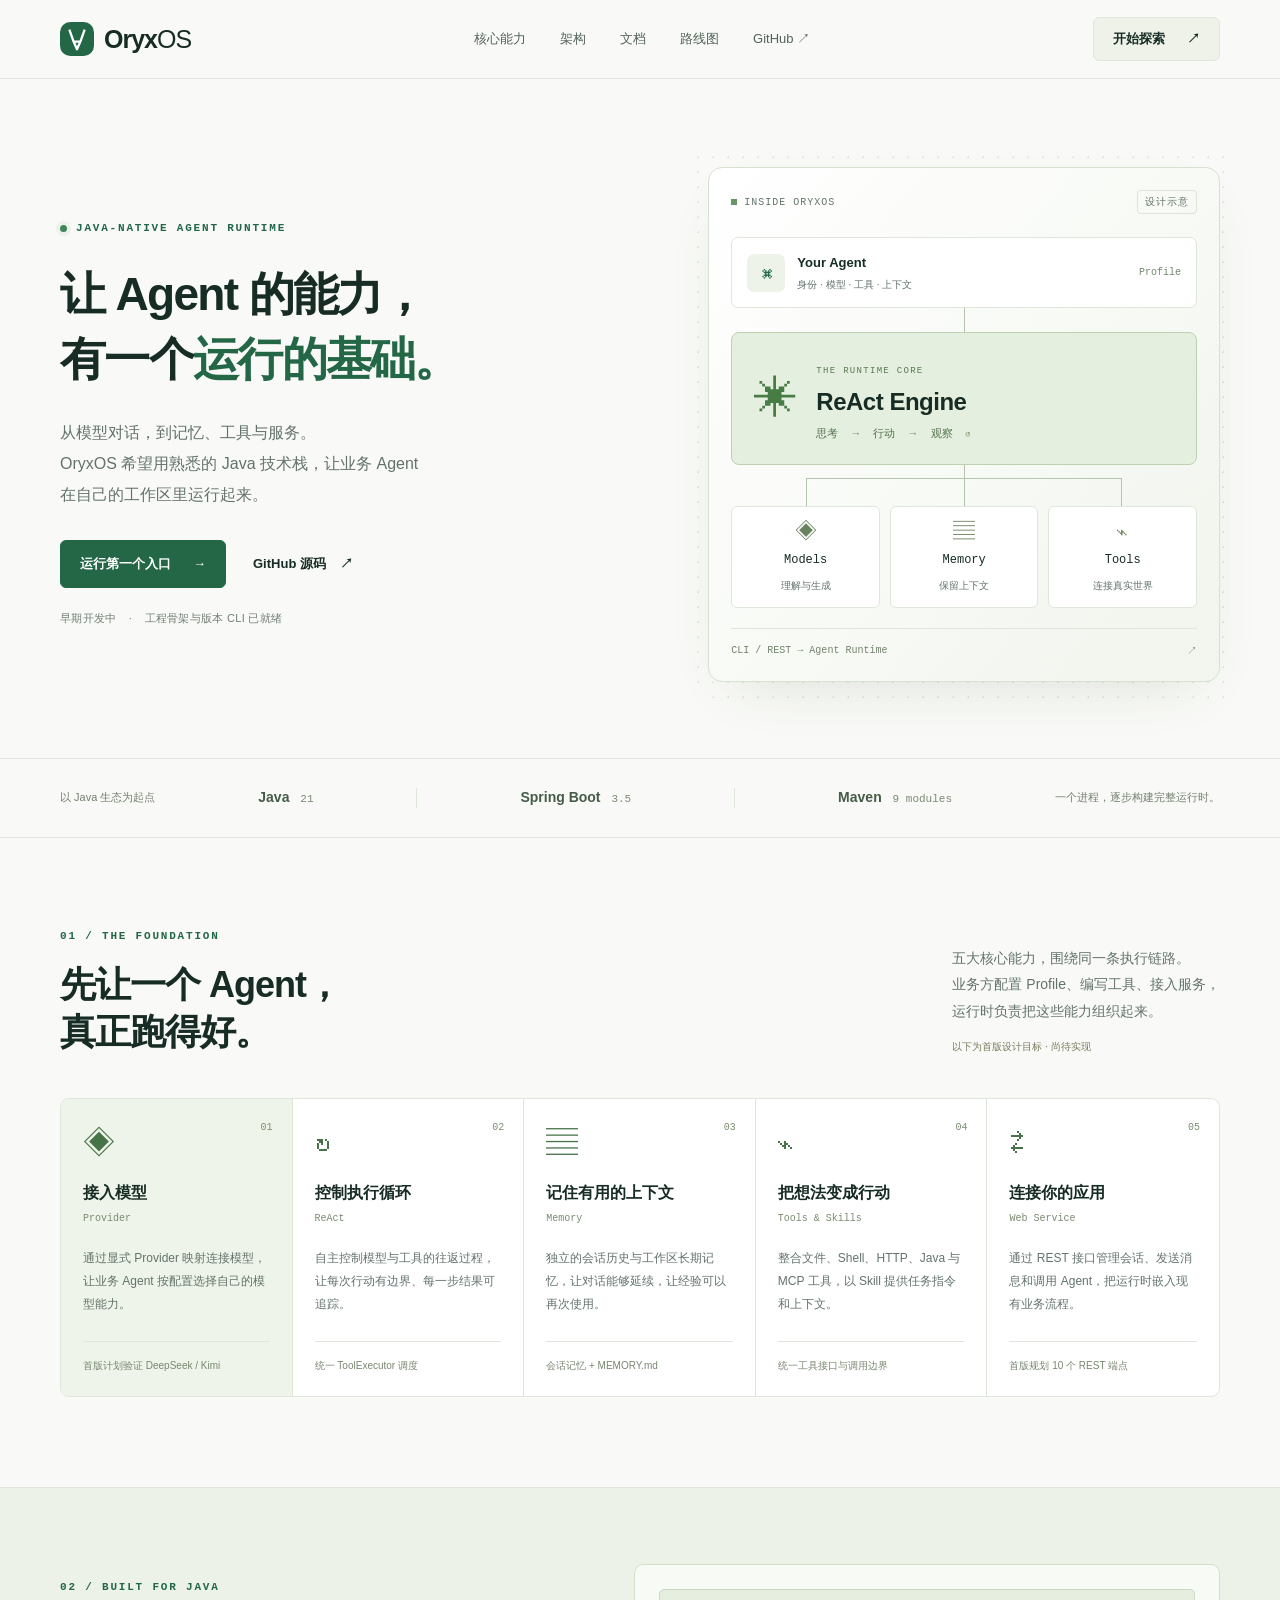
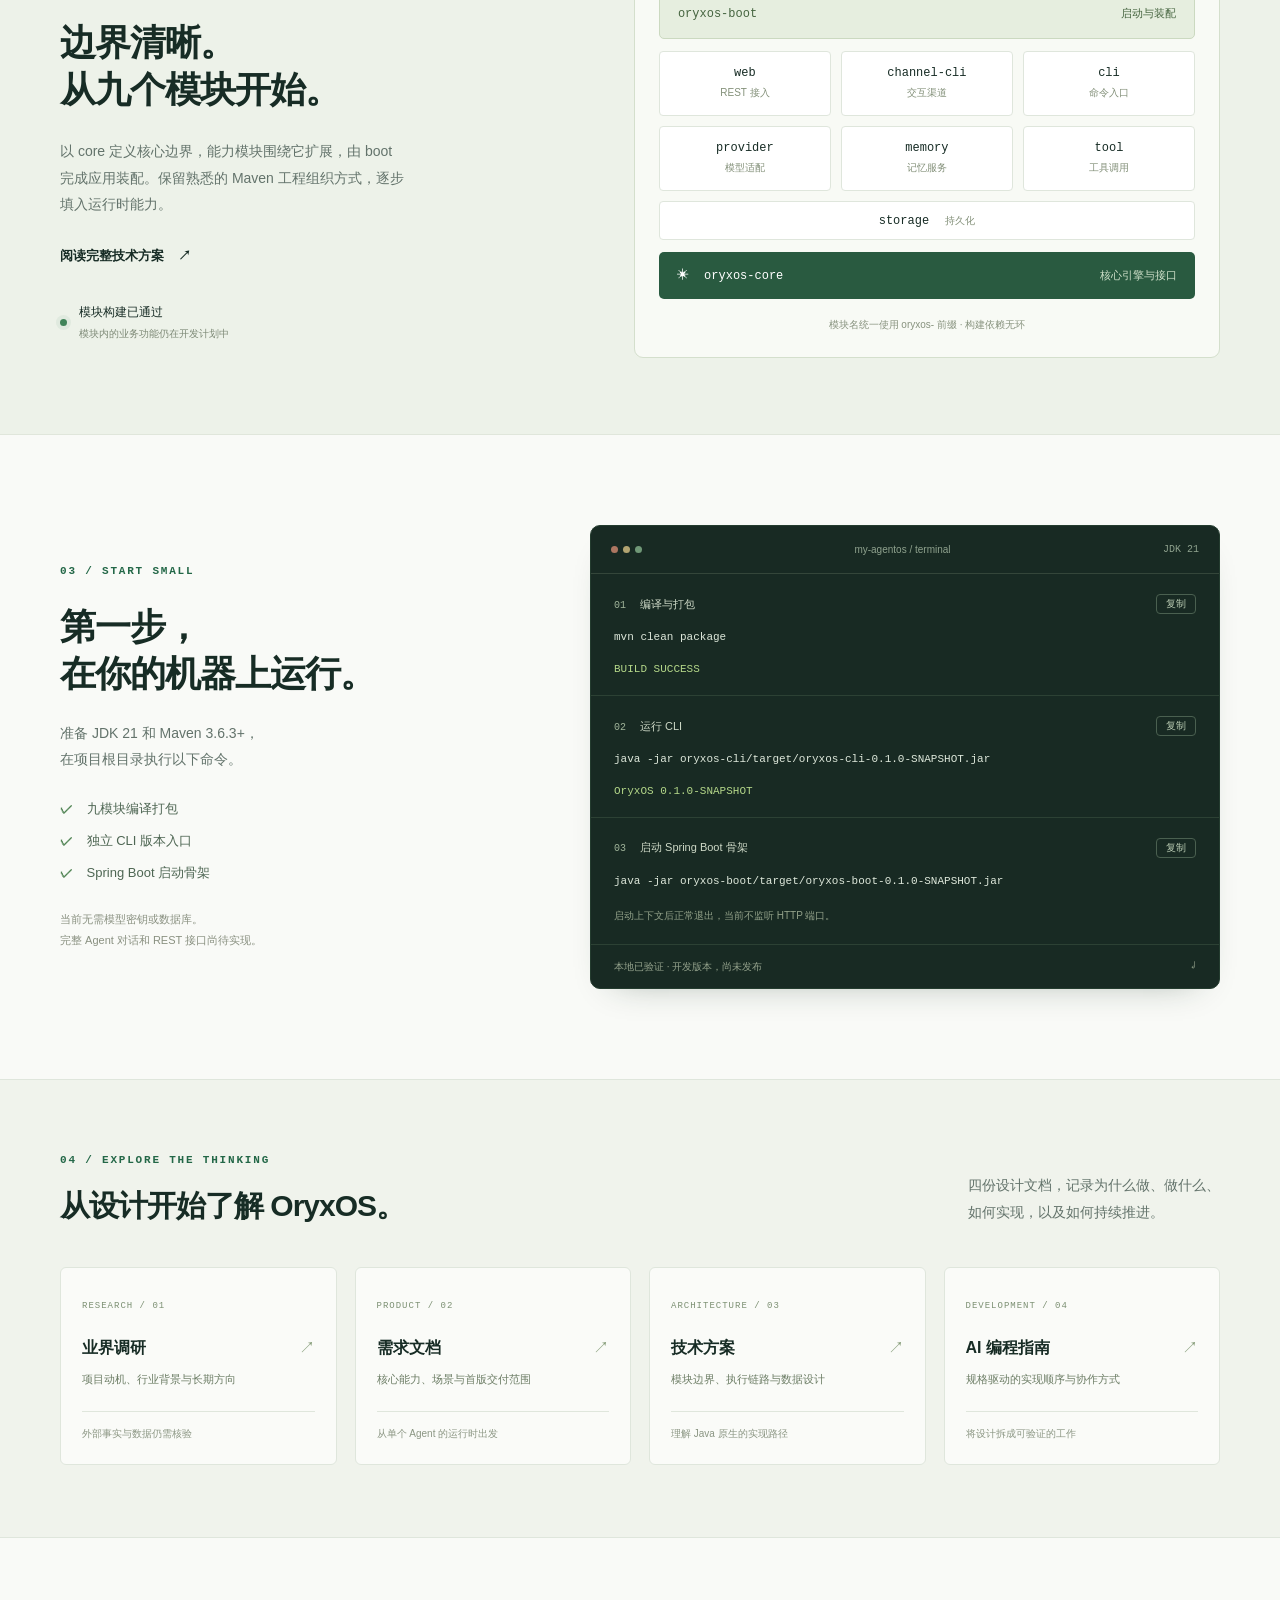
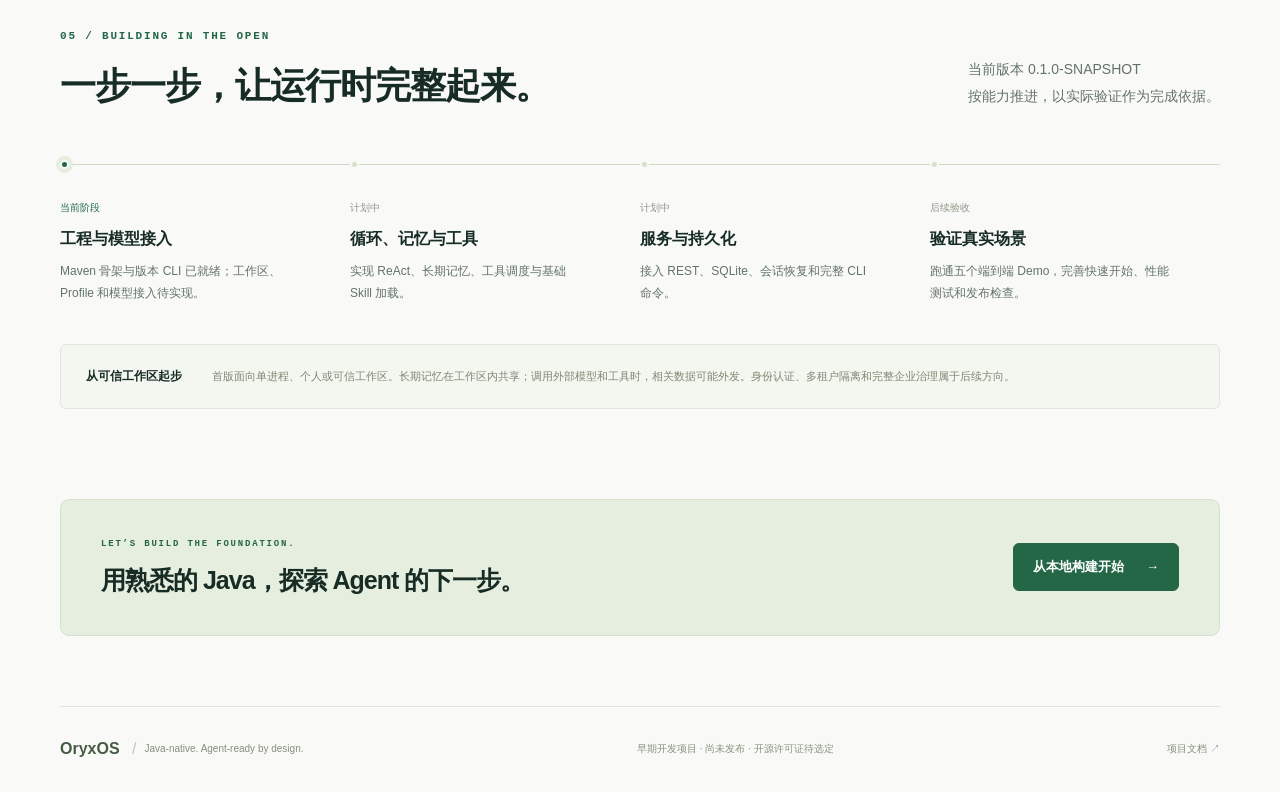
<file: website/index.html>
<!doctype html>
<html lang="zh-CN">
<head>
  <meta charset="utf-8">
  <meta name="viewport" content="width=device-width, initial-scale=1">
  <meta name="description" content="OryxOS，面向可配置 AI Agent 的 Java 原生运行时。了解模型接入、ReAct、记忆、工具与服务接口的设计，开始运行九模块 Maven 工程。">
  <meta name="theme-color" content="#f7f9f5">
  <title>OryxOS · 为 Agent 构建运行的基础</title>
  <link rel="icon" href="data:image/svg+xml,%3Csvg xmlns='http://www.w3.org/2000/svg' viewBox='0 0 40 40'%3E%3Crect width='40' height='40' rx='12' fill='%231b6043'/%3E%3Cpath d='M11 9l5 14h8l5-14M16 23l4 9 4-9' fill='none' stroke='%23fff' stroke-width='3' stroke-linejoin='round'/%3E%3C/svg%3E">
  <link rel="stylesheet" href="styles.css">
  <script src="main.js" defer></script>
</head>
<body>
  <a class="skip-link" href="#main">跳转到正文</a>
  <header class="header">
    <div class="container nav-wrap">
      <a class="brand" href="#" aria-label="OryxOS 首页"><svg viewBox="0 0 40 40" aria-hidden="true"><rect width="40" height="40" rx="12"/><path d="M11 9l5 14h8l5-14M16 23l4 9 4-9"/></svg><span>Oryx<span class="brand-light">OS</span></span></a>
      <nav aria-label="主导航"><a href="#capabilities">核心能力</a><a href="#architecture">架构</a><a href="#docs">文档</a><a href="#roadmap">路线图</a><a href="https://github.com/engineer-yang/my-agentos" title="私有仓库，需要访问权限">GitHub ↗</a></nav>
      <a class="button nav-cta" href="#start">开始探索 <span aria-hidden="true">↗</span></a>
    </div>
  </header>
  <main id="main">
    <section class="hero container" aria-labelledby="hero-title">
      <div class="hero-copy">
        <span class="eyebrow"><span class="status-dot"></span> JAVA-NATIVE AGENT RUNTIME</span>
        <h1 id="hero-title">让 Agent 的能力，<br>有一个<span class="accent">运行的基础。</span></h1>
        <p class="hero-description">从模型对话，到记忆、工具与服务。<br>OryxOS 希望用熟悉的 Java 技术栈，让业务 Agent<br class="desktop-break"> 在自己的工作区里运行起来。</p>
        <div class="hero-actions"><a class="button primary" href="#start">运行第一个入口 <span aria-hidden="true">→</span></a><a class="text-link" href="https://github.com/engineer-yang/my-agentos" title="私有仓库，需要访问权限">GitHub 源码 <span aria-hidden="true">↗</span></a></div>
        <p class="hero-note">早期开发中 <span>·</span> 工程骨架与版本 CLI 已就绪</p>
      </div>
      <div class="runtime" aria-label="运行时设计示意，业务能力尚待实现">
        <div class="runtime-top"><span><span class="tiny-square"></span> INSIDE ORYXOS</span><span class="small-tag">设计示意</span></div>
        <div class="profile-row"><span class="profile-icon" aria-hidden="true">⌘</span><div><strong>Your Agent</strong><span>身份 · 模型 · 工具 · 上下文</span></div><span class="mono profile-label">Profile</span></div>
        <div class="flow-stem"></div>
        <div class="engine"><span class="engine-icon" aria-hidden="true">✳</span><div><span class="mono">THE RUNTIME CORE</span><h2>ReAct Engine</h2><p>思考 <span>→</span> 行动 <span>→</span> 观察 <span>↺</span></p></div></div>
        <div class="flow-branches" aria-hidden="true"><i></i><i></i><i></i></div>
        <div class="runtime-services"><div><span aria-hidden="true">◈</span><strong>Models</strong><small>理解与生成</small></div><div><span aria-hidden="true">▤</span><strong>Memory</strong><small>保留上下文</small></div><div><span aria-hidden="true">⌁</span><strong>Tools</strong><small>连接真实世界</small></div></div>
        <div class="runtime-bottom"><span class="mono">CLI / REST → Agent Runtime</span><span aria-hidden="true">↗</span></div>
      </div>
    </section>
    <div class="stack-band"><div class="container stack-inner"><span>以 Java 生态为起点</span><strong>Java <b>21</b></strong><i></i><strong>Spring Boot <b>3.5</b></strong><i></i><strong>Maven <b>9 modules</b></strong><span class="stack-end">一个进程，逐步构建完整运行时。</span></div></div>

    <section class="section container" id="capabilities" aria-labelledby="capabilities-title">
      <div class="section-intro"><div><span class="eyebrow">01 / THE FOUNDATION</span><h2 id="capabilities-title">先让一个 Agent，<br>真正跑得好。</h2></div><p>五大核心能力，围绕同一条执行链路。<br>业务方配置 Profile、编写工具、接入服务，<br>运行时负责把这些能力组织起来。<span class="planned-label">以下为首版设计目标 · 尚待实现</span></p></div>
      <div class="capabilities-grid">
        <article class="feature featured"><span class="feature-number">01</span><span class="feature-symbol" aria-hidden="true">◈</span><h3>接入模型</h3><span class="mono">Provider</span><p>通过显式 Provider 映射连接模型，让业务 Agent 按配置选择自己的模型能力。</p><div class="feature-foot">首版计划验证 DeepSeek / Kimi</div></article>
        <article class="feature"><span class="feature-number">02</span><span class="feature-symbol" aria-hidden="true">↻</span><h3>控制执行循环</h3><span class="mono">ReAct</span><p>自主控制模型与工具的往返过程，让每次行动有边界、每一步结果可追踪。</p><div class="feature-foot">统一 ToolExecutor 调度</div></article>
        <article class="feature"><span class="feature-number">03</span><span class="feature-symbol" aria-hidden="true">▤</span><h3>记住有用的上下文</h3><span class="mono">Memory</span><p>独立的会话历史与工作区长期记忆，让对话能够延续，让经验可以再次使用。</p><div class="feature-foot">会话记忆 + MEMORY.md</div></article>
        <article class="feature"><span class="feature-number">04</span><span class="feature-symbol" aria-hidden="true">⌁</span><h3>把想法变成行动</h3><span class="mono">Tools & Skills</span><p>整合文件、Shell、HTTP、Java 与 MCP 工具，以 Skill 提供任务指令和上下文。</p><div class="feature-foot">统一工具接口与调用边界</div></article>
        <article class="feature"><span class="feature-number">05</span><span class="feature-symbol" aria-hidden="true">⇄</span><h3>连接你的应用</h3><span class="mono">Web Service</span><p>通过 REST 接口管理会话、发送消息和调用 Agent，把运行时嵌入现有业务流程。</p><div class="feature-foot">首版规划 10 个 REST 端点</div></article>
      </div>
    </section>

    <section class="architecture-section" id="architecture" aria-labelledby="architecture-title"><div class="container architecture-layout">
      <div class="architecture-copy"><span class="eyebrow">02 / BUILT FOR JAVA</span><h2 id="architecture-title">边界清晰。<br>从九个模块开始。</h2><p>以 core 定义核心边界，能力模块围绕它扩展，由 boot 完成应用装配。保留熟悉的 Maven 工程组织方式，逐步填入运行时能力。</p><a class="text-link" href="../docs/技术方案文档.html">阅读完整技术方案 <span aria-hidden="true">↗</span></a><div class="architecture-note"><span class="status-dot"></span><span>模块构建已通过<br><small>模块内的业务功能仍在开发计划中</small></span></div></div>
      <div class="module-map"><div class="module-top"><span class="mono">oryxos-boot</span><span>启动与装配</span></div><div class="module-grid"><div><b>web</b><span>REST 接入</span></div><div><b>channel-cli</b><span>交互渠道</span></div><div><b>cli</b><span>命令入口</span></div><div><b>provider</b><span>模型适配</span></div><div><b>memory</b><span>记忆服务</span></div><div><b>tool</b><span>工具调用</span></div><div class="module-storage"><b>storage</b><span>持久化</span></div></div><div class="module-core"><span><span aria-hidden="true">✳</span> oryxos-core</span><span>核心引擎与接口</span></div><p>模块名统一使用 oryxos- 前缀 · 构建依赖无环</p></div>
    </div></section>

    <section class="section container start-layout" id="start" aria-labelledby="start-title">
      <div><span class="eyebrow">03 / START SMALL</span><h2 id="start-title">第一步，<br>在你的机器上运行。</h2><p class="section-description">准备 JDK 21 和 Maven 3.6.3+，<br>在项目根目录执行以下命令。</p><div class="start-checks"><span><b>✓</b> 九模块编译打包</span><span><b>✓</b> 独立 CLI 版本入口</span><span><b>✓</b> Spring Boot 启动骨架</span></div><p class="start-limit">当前无需模型密钥或数据库。<br>完整 Agent 对话和 REST 接口尚待实现。</p></div>
      <div class="terminal"><div class="terminal-bar"><div class="terminal-dots" aria-hidden="true"><i></i><i></i><i></i></div><span>my-agentos / terminal</span><span class="mono">JDK 21</span></div>
        <div class="command"><div class="command-heading"><span>01 <b>编译与打包</b></span><button class="copy-button" data-copy="build-command" type="button" aria-label="复制编译打包命令" hidden>复制</button></div><pre><code id="build-command">mvn clean package</code></pre><p class="terminal-output">BUILD SUCCESS</p></div>
        <div class="command"><div class="command-heading"><span>02 <b>运行 CLI</b></span><button class="copy-button" data-copy="cli-command" type="button" aria-label="复制 CLI 运行命令" hidden>复制</button></div><pre><code id="cli-command">java -jar oryxos-cli/target/oryxos-cli-0.1.0-SNAPSHOT.jar</code></pre><p class="terminal-output">OryxOS 0.1.0-SNAPSHOT</p></div>
        <div class="command"><div class="command-heading"><span>03 <b>启动 Spring Boot 骨架</b></span><button class="copy-button" data-copy="boot-command" type="button" aria-label="复制 Spring Boot 启动命令" hidden>复制</button></div><pre><code id="boot-command">java -jar oryxos-boot/target/oryxos-boot-0.1.0-SNAPSHOT.jar</code></pre><p class="terminal-muted">启动上下文后正常退出，当前不监听 HTTP 端口。</p></div>
        <div class="terminal-footer"><span>本地已验证 · 开发版本，尚未发布</span><span aria-hidden="true">↵</span></div>
      </div>
      <p class="sr-only" id="copy-status" role="status" aria-live="polite"></p>
    </section>

    <section class="docs-section" id="docs" aria-labelledby="docs-title"><div class="container"><div class="section-intro"><div><span class="eyebrow">04 / EXPLORE THE THINKING</span><h2 id="docs-title">从设计开始了解 OryxOS。</h2></div><p>四份设计文档，记录为什么做、做什么、<br>如何实现，以及如何持续推进。</p></div><div class="docs-grid">
      <a href="../docs/业界调研.html"><span class="doc-type">RESEARCH / 01</span><h3>业界调研 <span aria-hidden="true">↗</span></h3><p>项目动机、行业背景与长期方向</p><span class="doc-note">外部事实与数据仍需核验</span></a>
      <a href="../docs/需求文档.html"><span class="doc-type">PRODUCT / 02</span><h3>需求文档 <span aria-hidden="true">↗</span></h3><p>核心能力、场景与首版交付范围</p><span class="doc-note">从单个 Agent 的运行时出发</span></a>
      <a href="../docs/技术方案文档.html"><span class="doc-type">ARCHITECTURE / 03</span><h3>技术方案 <span aria-hidden="true">↗</span></h3><p>模块边界、执行链路与数据设计</p><span class="doc-note">理解 Java 原生的实现路径</span></a>
      <a href="../docs/AI%20编程指南.html"><span class="doc-type">DEVELOPMENT / 04</span><h3>AI 编程指南 <span aria-hidden="true">↗</span></h3><p>规格驱动的实现顺序与协作方式</p><span class="doc-note">将设计拆成可验证的工作</span></a>
    </div></div></section>

    <section class="section container" id="roadmap" aria-labelledby="roadmap-title"><div class="section-intro"><div><span class="eyebrow">05 / BUILDING IN THE OPEN</span><h2 id="roadmap-title">一步一步，让运行时完整起来。</h2></div><p>当前版本 0.1.0-SNAPSHOT<br>按能力推进，以实际验证作为完成依据。</p></div>
      <ol class="roadmap"><li class="current"><span class="roadmap-dot"></span><span class="roadmap-state">当前阶段</span><h3>工程与模型接入</h3><p>Maven 骨架与版本 CLI 已就绪；工作区、Profile 和模型接入待实现。</p></li><li><span class="roadmap-dot"></span><span class="roadmap-state">计划中</span><h3>循环、记忆与工具</h3><p>实现 ReAct、长期记忆、工具调度与基础 Skill 加载。</p></li><li><span class="roadmap-dot"></span><span class="roadmap-state">计划中</span><h3>服务与持久化</h3><p>接入 REST、SQLite、会话恢复和完整 CLI 命令。</p></li><li><span class="roadmap-dot"></span><span class="roadmap-state">后续验收</span><h3>验证真实场景</h3><p>跑通五个端到端 Demo，完善快速开始、性能测试和发布检查。</p></li></ol>
      <div class="scope-note"><strong>从可信工作区起步</strong><p>首版面向单进程、个人或可信工作区。长期记忆在工作区内共享；调用外部模型和工具时，相关数据可能外发。身份认证、多租户隔离和完整企业治理属于后续方向。</p></div>
    </section>
    <section class="closing container"><div><span class="eyebrow">LET’S BUILD THE FOUNDATION.</span><h2>用熟悉的 Java，探索 Agent 的下一步。</h2></div><a class="button primary" href="#start">从本地构建开始 <span aria-hidden="true">→</span></a></section>
  </main>
  <footer class="container footer"><div><a class="footer-brand" href="#">OryxOS<span> / </span></a><span>Java-native. Agent-ready by design.</span></div><p>早期开发项目 · 尚未发布 · 开源许可证待选定</p><a href="#docs">项目文档 <span aria-hidden="true">↗</span></a></footer>
</body>
</html>
</file>
<file: website/styles.css>
:root{--bg:#f9faf7;--paper:#fff;--ink:#172c25;--muted:#63736b;--green:#236747;--line:#dfe6dc;--soft:#edf3e9;--mono:ui-monospace,SFMono-Regular,Consolas,monospace}*{box-sizing:border-box}html{scroll-behavior:smooth;scroll-padding-top:100px}body{margin:0;background:var(--bg);color:var(--ink);font-family:-apple-system,BlinkMacSystemFont,"Segoe UI","PingFang SC","Microsoft YaHei",sans-serif;font-size:15px;line-height:1.7}a{color:inherit;text-decoration:none}button{font:inherit}a,button{-webkit-tap-highlight-color:transparent}a:focus-visible,button:focus-visible{outline:3px solid #49966c;outline-offset:5px}button[hidden]{display:none}h1,h2,h3,p{margin:0}h1,h2,h3{line-height:1.3}h2{font-size:36px;font-weight:650;letter-spacing:-1px}h3{font-size:19px;font-weight:600}.container{width:min(1160px,calc(100% - 64px));margin-inline:auto}.mono{font-family:var(--mono)}.eyebrow{font:11px/1.5 var(--mono);letter-spacing:1.8px;color:var(--green);font-weight:600;display:flex;align-items:center;gap:9px;margin-bottom:25px}.status-dot{width:7px;height:7px;background:#408459;border-radius:50%;display:inline-block;flex-shrink:0;box-shadow:0 0 0 4px #41845a12}.header{position:sticky;top:0;z-index:10;background:#f9faf7f5;border-bottom:1px solid var(--line);backdrop-filter:blur(16px)}.nav-wrap{height:78px;display:flex;align-items:center;justify-content:space-between;gap:24px}.brand{display:flex;align-items:center;gap:10px;font-size:25px;font-weight:720;letter-spacing:-1px}.brand svg{width:34px;height:34px;fill:var(--green)}.brand path{fill:none;stroke:white;stroke-width:2.7;stroke-linejoin:round}.brand-light{font-weight:400}.nav-wrap nav{display:flex;gap:34px;font-size:13px;color:#526258}.nav-wrap nav a:hover,.text-link:hover{color:var(--green);text-decoration:underline;text-underline-offset:5px}.button{display:inline-flex;align-items:center;justify-content:center;gap:22px;border:1px solid var(--line);border-radius:6px;font-size:13px;font-weight:600;min-height:42px;padding:10px 19px;transition:background .18s,transform .18s}.button:hover{background:#e9eee5;transform:translateY(-1px)}.primary{background:var(--green);color:#fff;border-color:var(--green);min-height:48px}.primary:hover{background:#194f36}.nav-cta{background:#eef2e9}.hero{display:grid;grid-template-columns:1.15fr 1fr;gap:60px;align-items:center;padding-block:88px 76px}.hero h1{font-size:clamp(36px,3.6vw,50px);line-height:1.42;letter-spacing:-1.7px;font-weight:650}.accent{color:var(--green)}.hero-description{color:var(--muted);font-size:16px;line-height:1.95;margin-top:24px}.hero-actions{display:flex;align-items:center;gap:27px;margin-top:30px}.text-link{font-size:13px;font-weight:600}.text-link span{margin-left:10px}.hero-note{font-size:11px;color:#707e74;margin-top:21px;letter-spacing:.3px}.hero-note>span{margin:0 9px}.runtime{position:relative;padding:22px;background:linear-gradient(130deg,#fff,#f1f5ed);border:1px solid #d6e1d1;border-radius:14px;box-shadow:0 20px 55px -28px #344c2e35}.runtime:before{content:"";position:absolute;inset:-18px;z-index:-1;background-image:radial-gradient(#b8c8b5 1px,transparent 1px);background-size:15px 15px;opacity:.4;border-radius:20px}.runtime-top{display:flex;align-items:center;justify-content:space-between;font:10px var(--mono);letter-spacing:1px;color:var(--muted);margin-bottom:23px}.runtime-top>span:first-child{display:flex;align-items:center;gap:7px}.tiny-square{display:inline-block;width:6px;height:6px;background:#689467}.small-tag{font-family:inherit;border:1px solid #dce5d7;padding:4px 7px;border-radius:4px;font-size:10px}.profile-row{display:flex;align-items:center;gap:12px;padding:14px 15px;background:#fff;border:1px solid var(--line);border-radius:7px}.profile-icon{font-size:22px;background:var(--soft);height:38px;width:38px;text-align:center;border-radius:7px;color:var(--green)}.profile-row strong{font-size:13px;display:block}.profile-row div>span{display:block;font-size:10px;color:var(--muted);margin-top:2px}.profile-label{margin-left:auto;color:#71856e;font-size:10px}.flow-stem{height:24px;width:1px;background:#b5c5ad;margin:auto}.engine{display:flex;align-items:center;gap:18px;padding:22px;background:#e5efdf;border:1px solid #bdd1b2;border-radius:8px}.engine-icon{font-size:44px;line-height:1;color:#487c45}.engine .mono{font-size:9px;letter-spacing:1.3px;color:#597951}.engine h2{font-size:24px;letter-spacing:-.5px;margin:5px 0 7px}.engine p{font-size:11px;color:#53724e}.engine p span{margin:0 9px;color:#75916b}.flow-branches{display:flex;height:28px;justify-content:space-around;margin:0 16%;border-top:1px solid #b5c5ad;position:relative;margin-top:13px}.flow-branches:before{content:"";position:absolute;height:13px;width:1px;background:#b5c5ad;left:50%;top:-14px}.flow-branches i{width:1px;background:#b5c5ad;position:absolute;top:0;bottom:0}.flow-branches i:nth-child(1){left:0}.flow-branches i:nth-child(2){left:50%}.flow-branches i:nth-child(3){right:0}.runtime-services{display:grid;grid-template-columns:repeat(3,1fr);gap:10px}.runtime-services>div{border:1px solid var(--line);border-radius:6px;text-align:center;background:#fff;padding:10px 4px}.runtime-services>div>span{font-size:22px;color:#68825d;display:block;line-height:1.3}.runtime-services strong{font:12px var(--mono);display:block;margin:7px 0 4px}.runtime-services small{font-size:10px;color:var(--muted)}.runtime-bottom{display:flex;justify-content:space-between;margin-top:20px;padding-top:13px;border-top:1px solid var(--line);color:#73836d;font-size:10px}.stack-band{border-block:1px solid var(--line)}.stack-inner{display:flex;align-items:center;justify-content:space-between;gap:20px;min-height:78px;font-size:11px;color:#73806f}.stack-inner strong{font-size:14px;font-weight:600;color:#465b48;white-space:nowrap}.stack-inner b{font:11px var(--mono);font-weight:400;color:#7a8973;margin-left:7px}.stack-inner i{width:1px;height:20px;background:var(--line)}.section{padding-block:90px}.section-intro{display:flex;align-items:flex-end;justify-content:space-between;gap:30px;margin-bottom:42px}.section-intro .eyebrow{margin-bottom:18px}.section-intro>p,.architecture-copy>p,.section-description{color:var(--muted);font-size:14px;line-height:1.9}.planned-label{display:block;font-size:10px;color:#7a795d;margin-top:12px}.capabilities-grid{display:grid;grid-template-columns:repeat(5,minmax(0,1fr));border:1px solid var(--line);border-radius:9px;overflow:hidden;background:#fff}.feature{position:relative;padding:27px 22px 22px;border-right:1px solid var(--line);display:flex;flex-direction:column}.feature:last-child{border-right:0}.featured{background:#eef4e9}.feature-number{position:absolute;right:19px;top:23px;color:#7b8e70;font:10px var(--mono)}.feature-symbol{font-size:32px;color:#477349;line-height:1;margin-bottom:25px}.feature h3{font-size:16px;margin-bottom:7px;white-space:nowrap}.feature>.mono{font-size:10px;color:#7a8b72}.feature p{font-size:12px;color:var(--muted);margin:20px 0 25px;line-height:1.9}.feature-foot{margin-top:auto;padding-top:15px;border-top:1px solid var(--line);font-size:10px;color:#788770}.architecture-section{background:#edf2e9;border-block:1px solid #e0e6db;padding:76px 0}.architecture-layout{display:grid;grid-template-columns:1fr 1.25fr;gap:105px;align-items:center}.architecture-copy>p{margin:24px 0;max-width:350px}.architecture-note{display:flex;gap:12px;align-items:center;margin-top:35px;font-size:12px}.architecture-note small{color:#7d8976;font-size:10px}.module-map{padding:24px;background:#f8faf5;border:1px solid #d4dfcc;border-radius:9px}.module-top{display:flex;justify-content:space-between;padding:14px 18px;border:1px solid #cbd9c0;background:#e6eedf;border-radius:5px;color:#45643f;font-size:11px}.module-top .mono{font-size:12px}.module-grid{display:grid;grid-template-columns:repeat(3,1fr);gap:10px;margin:12px 0}.module-grid>div{background:#fff;border:1px solid var(--line);border-radius:4px;text-align:center;padding:14px 4px}.module-grid b{display:block;font:12px var(--mono);font-weight:500}.module-grid span{display:block;color:#839079;font-size:10px;margin-top:4px}.module-grid .module-storage{grid-column:1/-1;display:flex;justify-content:center;align-items:center;gap:16px;padding:10px}.module-storage span{margin:0}.module-core{background:#295a40;color:white;display:flex;justify-content:space-between;align-items:center;border-radius:5px;padding:16px 18px;font:12px var(--mono)}.module-core>span:last-child{font:11px sans-serif;color:#d0e1ca}.module-core>span>span{margin-right:8px}.module-map>p{font-size:10px;color:#87927e;text-align:center;margin-top:17px}.start-layout{display:grid;grid-template-columns:1fr 1.4fr;gap:80px;align-items:center}.section-description{margin-top:22px}.start-checks{display:grid;gap:10px;margin:25px 0;font-size:13px;color:#4e6653}.start-checks b{color:#518454;margin-right:10px}.start-limit{color:#899080;font-size:11px;line-height:1.9}.terminal{background:#182a23;color:#dee8db;border:1px solid #243c2f;border-radius:10px;overflow:hidden;box-shadow:0 15px 35px -25px #19352670;min-width:0}.terminal-bar{display:flex;align-items:center;justify-content:space-between;gap:8px;padding:15px 20px;border-bottom:1px solid #34463a;color:#8fa28e;font-size:10px}.terminal-dots{display:flex;gap:5px}.terminal-dots i{width:7px;height:7px;background:#64705c;border-radius:50%}.terminal-dots i:first-child{background:#ac7661}.terminal-dots i:nth-child(2){background:#b2a471}.terminal-dots i:nth-child(3){background:#709877}.command{padding:20px 23px;border-bottom:1px solid #2c4134}.command-heading{display:flex;align-items:center;justify-content:space-between;gap:10px;color:#a0b49a;font:10px var(--mono)}.command-heading b{font:11px sans-serif;color:#ced9c7;margin-left:8px}.copy-button{color:#b9cbb2;border:1px solid #4a6050;background:transparent;border-radius:4px;padding:2px 9px;font-size:10px;cursor:pointer}.copy-button:hover{background:#344c3b;color:white}pre{margin:14px 0 0;overflow:auto;padding-bottom:5px;font:11px/1.8 var(--mono);white-space:pre-wrap;overflow-wrap:anywhere}code{font-family:var(--mono)}.terminal-output{font:11px var(--mono);color:#b4d789;margin-top:10px}.terminal-muted{font-size:10px;color:#93a28a;margin-top:10px}.terminal-footer{display:flex;justify-content:space-between;color:#94a28c;font-size:10px;padding:13px 23px}.docs-section{padding:72px 0;background:#f0f3ec;border-block:1px solid var(--line)}.docs-section h2{font-size:30px}.docs-grid{display:grid;grid-template-columns:repeat(4,1fr);gap:18px}.docs-grid>a{display:block;padding:22px 21px;background:#fafbf8;border:1px solid var(--line);border-radius:6px;transition:transform .2s,border-color .2s}.docs-grid>a:hover{transform:translateY(-4px);border-color:#91ac85}.doc-type{font:9px var(--mono);letter-spacing:1px;color:#7c9073}.docs-grid h3{display:flex;align-items:center;justify-content:space-between;font-size:16px;margin:22px 0 12px}.docs-grid h3 span{color:#879e7a;font-weight:400}.docs-grid p{font-size:11px;color:#6c7d65}.doc-note{display:block;margin-top:22px;padding-top:13px;border-top:1px solid var(--line);font-size:10px;color:#8b9683}.roadmap{display:grid;grid-template-columns:repeat(4,1fr);list-style:none;padding:0;margin:55px 0 40px}.roadmap li{position:relative;padding:28px 27px 0 0;border-top:1px solid #cddac5}.roadmap-dot{position:absolute;top:-5px;left:0;width:9px;height:9px;background:#d4dfcd;border:2px solid var(--bg);border-radius:50%}.current .roadmap-dot{background:var(--green);box-shadow:0 0 0 4px #e4edde}.roadmap-state{font-size:10px;color:#8d9786}.current .roadmap-state{color:var(--green)}.roadmap h3{font-size:16px;margin:10px 0}.roadmap p{font-size:12px;line-height:1.85;color:var(--muted);max-width:240px}.scope-note{display:flex;gap:30px;padding:21px 25px;border:1px solid var(--line);border-radius:6px;background:#f4f6f0}.scope-note strong{font-size:12px;white-space:nowrap;font-weight:600}.scope-note p{font-size:11px;color:#7c8973;line-height:1.9}.closing{display:flex;align-items:center;justify-content:space-between;gap:24px;padding:38px 40px;background:#e6eedf;border:1px solid #d6e1cd;border-radius:9px;margin-bottom:70px}.closing .eyebrow{font-size:9px;margin-bottom:13px}.closing h2{font-size:25px}.footer{display:flex;justify-content:space-between;align-items:center;gap:20px;padding-block:28px;border-top:1px solid var(--line);font-size:10px;color:#86907e}.footer-brand{color:#475b44;font-size:16px;font-weight:650}.footer-brand span{font-weight:400;color:#bdc8b6;margin:0 8px}.footer>div{display:flex;align-items:center}.footer>a:hover{text-decoration:underline}.skip-link{position:fixed;top:-100px;left:20px;z-index:20;padding:12px;background:var(--green);color:white}.skip-link:focus{top:10px}.sr-only{position:absolute;width:1px;height:1px;padding:0;margin:-1px;overflow:hidden;clip:rect(0,0,0,0);white-space:nowrap;border:0}
@media(min-width:1440px){.hero{padding-block:105px 90px}}
@media(max-width:1100px){.hero{gap:32px}.hero h1{font-size:39px}.hero-description{font-size:14px}.capabilities-grid{grid-template-columns:repeat(3,1fr)}.feature:nth-child(3){border-right:0}.feature:nth-child(n+4){border-top:1px solid var(--line)}.feature:last-child{border-right:1px solid var(--line)}.architecture-layout{gap:50px}.start-layout{gap:40px}.stack-end{display:none}.docs-grid{gap:12px}.docs-grid>a{padding:20px 15px}.closing h2{font-size:22px}.footer{flex-wrap:wrap}}
@media(max-width:760px){html{scroll-padding-top:120px}.container{width:calc(100% - 40px)}.nav-wrap{height:auto;min-height:72px;flex-wrap:wrap;gap:12px;padding-block:16px 10px}.brand{font-size:22px}.brand svg{width:30px;height:30px}.nav-wrap nav{order:3;width:100%;justify-content:space-between;gap:16px;font-size:12px;border-top:1px solid var(--line);padding-top:10px}.nav-cta{font-size:11px;min-height:35px;padding:6px 12px}.hero{grid-template-columns:1fr;padding-block:48px;gap:42px}.hero h1{font-size:clamp(30px,6.3vw,44px);letter-spacing:-1px}.hero-description{font-size:14px}.hero .eyebrow{font-size:10px;margin-bottom:18px}.hero-actions{gap:24px}.runtime{max-width:480px;width:100%;margin-inline:auto}.runtime:before{inset:-10px}.stack-inner{flex-wrap:wrap;justify-content:flex-start;gap:8px 18px;padding-block:19px;min-height:0}.stack-inner>span:first-child{width:100%;font-size:10px}.stack-inner strong{font-size:12px}.stack-inner b{font-size:10px;margin-left:3px}.stack-inner i{height:14px}.section{padding-block:55px}h2{font-size:29px}.section-intro{display:block;margin-bottom:28px}.section-intro>p{margin-top:20px;font-size:13px}.capabilities-grid{grid-template-columns:1fr 1fr}.feature{padding:22px 18px}.feature:nth-child(3){border-right:1px solid var(--line)}.feature:nth-child(2n){border-right:0}.feature:nth-child(n+3){border-top:1px solid var(--line)}.feature:last-child{grid-column:1/-1;border-right:0}.feature p{margin-block:14px 20px}.feature-symbol{margin-bottom:18px}.feature h3{font-size:15px}.architecture-section{padding-block:50px}.architecture-layout,.start-layout{grid-template-columns:1fr;gap:30px}.architecture-copy>p{max-width:none;font-size:13px}.architecture-note{margin-top:22px}.module-map{padding:18px}.module-grid b{font-size:11px}.start-checks{gap:6px;margin-block:18px}.terminal-bar{padding:13px 16px}.command{padding:19px 16px}.terminal-footer{padding:12px 16px}.docs-section{padding-block:50px}.docs-section h2{font-size:27px}.docs-grid{grid-template-columns:1fr 1fr;gap:12px}.docs-grid h3{font-size:15px}.docs-grid p{line-height:1.9}.roadmap{grid-template-columns:1fr 1fr;gap:30px 0;margin-top:35px}.roadmap li{padding-right:18px}.roadmap p{font-size:11px}.scope-note{display:block;padding:18px}.scope-note p{margin-top:8px}.closing{display:block;padding:25px;margin-bottom:42px}.closing h2{font-size:23px;line-height:1.5}.closing .button{margin-top:24px}.footer{display:block;padding-block:25px}.footer>div{flex-wrap:wrap}.footer>p{margin-block:14px 8px}.desktop-break{display:none}}
@media(prefers-reduced-motion:reduce){html{scroll-behavior:auto}*,*:before,*:after{transition:none!important;animation:none!important}}
</file>
